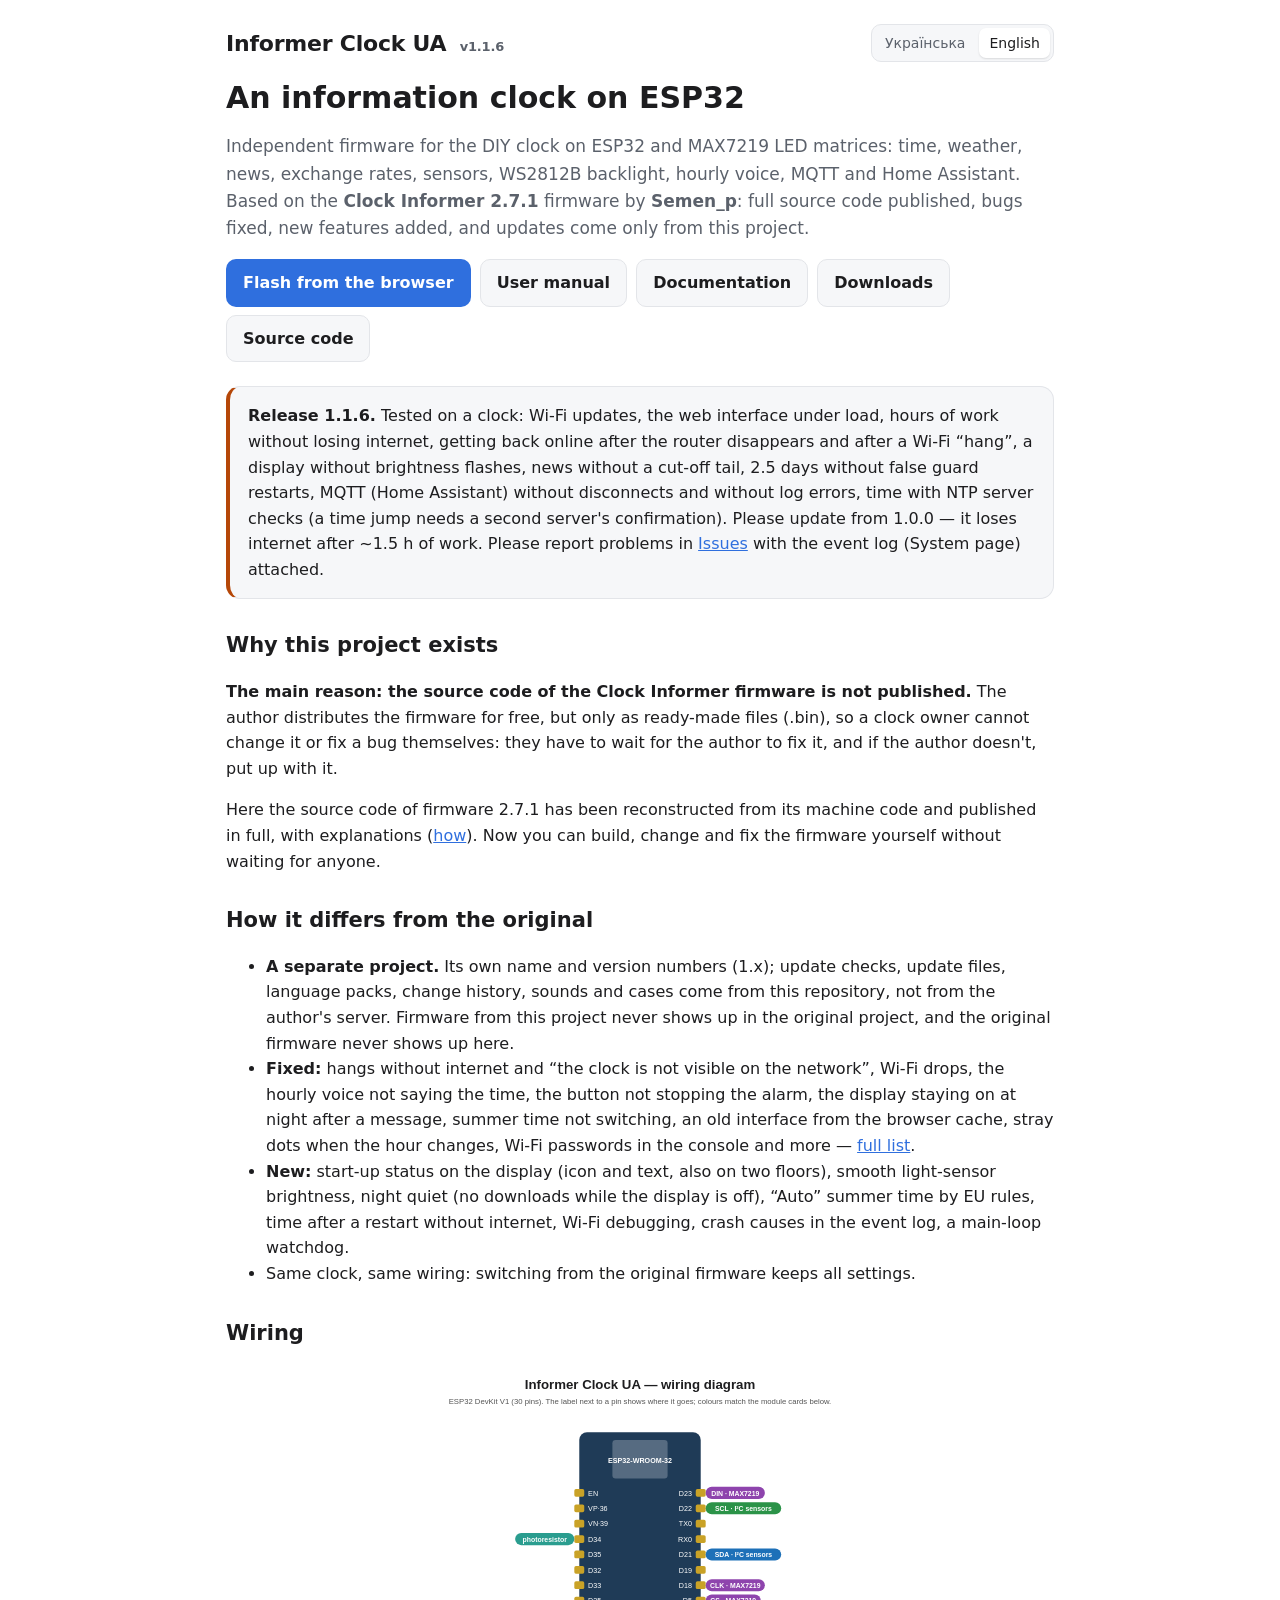
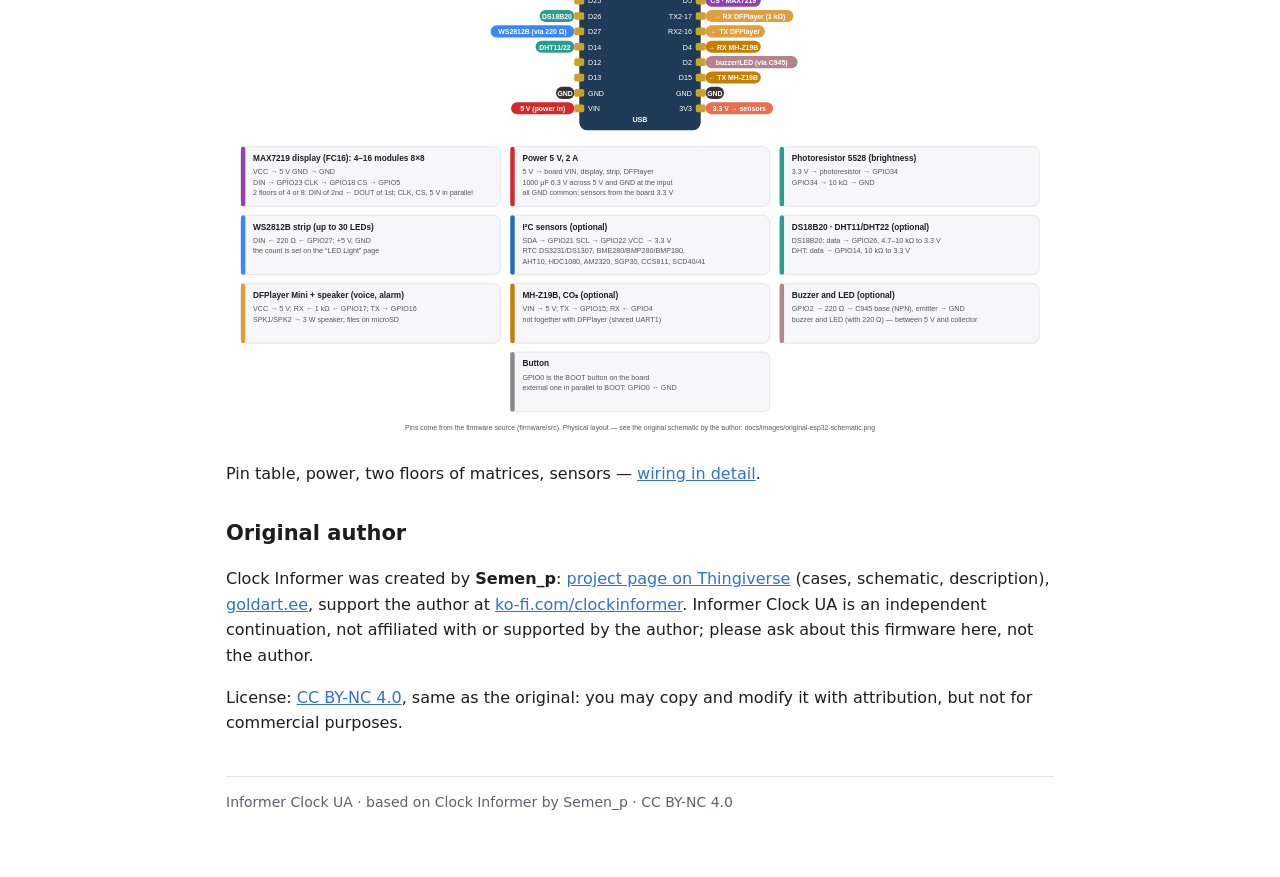
<file: docs/index.html>
<!doctype html>
<html lang="uk">
<head>
<meta charset="utf-8">
<meta name="viewport" content="width=device-width, initial-scale=1">
<title>Informer Clock UA</title>
<meta name="description" content="Informer Clock UA — незалежна прошивка з повним вихідним кодом для годинника-інформера на ESP32 і MAX7219 / independent firmware with full source code for the ESP32 + MAX7219 information clock">
<link rel="stylesheet" href="assets/site.css">
</head>
<body>
<main>
<header class="top">
  <div class="brand">Informer Clock UA <small>v<span id="ver">…</span></small></div>
  <div class="lang"><button data-set="uk">Українська</button><button data-set="en">English</button></div>
</header>

<!-- ============================== УКРАЇНСЬКА ============================== -->
<div data-l="uk">
<h1>Годинник-інформер на ESP32</h1>
<p class="lead">Незалежна прошивка для саморобного годинника на ESP32 і світлодіодних матрицях MAX7219: час, погода, новини, курси валют, датчики, підсвітка WS2812B, голос щогодини, MQTT і Home Assistant. Заснована на прошивці <b>Clock Informer 2.7.1</b> автора <b>Semen_p</b>: вихідний код опубліковано повністю, помилки виправлено, додано нові функції, оновлення приходять лише з цього проєкту.</p>

<p><a class="btn" href="flasher/">Прошити з браузера</a> <a class="btn secondary" href="manual/">Інструкція користувача</a> <a class="btn secondary" href="https://github.com/roman885-85/informer-clock-ua/blob/main/docs/uk/README.md">Документація</a> <a class="btn secondary" href="https://github.com/roman885-85/informer-clock-ua/releases">Завантаження</a> <a class="btn secondary" href="https://github.com/roman885-85/informer-clock-ua">Вихідний код</a></p>

<div class="card note"><b>Випуск 1.1.6.</b> Перевірено на годиннику: оновлення по Wi-Fi, веб-інтерфейс під навантаженням, години роботи без втрати інтернету, повернення до мережі після зникнення роутера й після «зависання» Wi-Fi, табло без спалахів яскравості, новини без обірваного хвоста, 2,5 доби без хибних перезапусків сторожем, MQTT (Home Assistant) без розривів і без помилок у журналі, час із перевіркою серверів NTP (стрибок часу підтверджує другий сервер). З 1.0.0 варто оновитися — через ~1,5 год роботи вона губить інтернет. Про помилки пишіть у <a href="https://github.com/roman885-85/informer-clock-ua/issues">Issues</a>, додавши журнал подій (сторінка System).</div>

<h2>Навіщо цей проєкт</h2>
<p><b>Головна причина — вихідний код прошивки Clock Informer не опублікований.</b> Автор поширює прошивку безкоштовно, але лише готовими файлами (.bin), тож власник годинника не може сам змінити її чи виправити помилку: доводиться чекати, поки її виправить автор, а якщо автор її не виправляє — миритися з нею.</p>
<p>Тут вихідний код прошивки 2.7.1 відтворено з її машинного коду й опубліковано повністю, з поясненнями (<a href="https://github.com/roman885-85/informer-clock-ua/blob/main/docs/uk/architecture.md#звідки-код">як саме</a>). Тепер прошивку можна самому зібрати, змінити й виправити, не чекаючи нікого.</p>

<h2>Чим відрізняється від оригіналу</h2>
<ul>
  <li><b>Окремий проєкт.</b> Власна назва й нумерація версій (1.x); перевірка оновлень, файли оновлення, мовні пакети, історія змін, звуки й корпуси — з цього репозиторію, а не з сервера автора. Прошивки цього проєкту не з'являються в оригінальному проєкті, а оригінальні — тут.</li>
  <li><b>Виправлено:</b> зависання без інтернету й «годинник не видно в мережі», обриви Wi-Fi, голос щогодини, що не називав час, кнопку, що не вимикала будильник, табло, що світило вночі після повідомлення, літній час, що не перемикався, старий інтерфейс із кешу браузера, зайві точки при зміні години, паролі Wi-Fi у консолі та інше — <a href="https://github.com/roman885-85/informer-clock-ua/blob/main/docs/uk/architecture.md">повний перелік</a>.</li>
  <li><b>Нове:</b> стан запуску на табло (значок і напис, і на двох поверхах), плавна яскравість за датчиком світла, нічна тиша (без завантажень, поки табло погашене), літній час «Авто» за правилами ЄС, час після перезапуску без інтернету, налагодження по Wi-Fi, запис причин аварій у журнал, сторож головного циклу.</li>
  <li>Той самий годинник і та сама схема: перехід із прошивки автора зберігає всі налаштування.</li>
</ul>

<h2>Підключення</h2>
<p><img src="images/wiring-esp32-uk.svg" alt="Схема підключення до ESP32"></p>
<p>Таблиця виводів, живлення, два поверхи матриць, датчики — <a href="https://github.com/roman885-85/informer-clock-ua/blob/main/docs/uk/wiring.md">докладно про підключення</a>.</p>

<h2>Автор оригіналу</h2>
<p>Годинник Clock Informer створив <b>Semen_p</b>: <a href="https://www.thingiverse.com/thing:3924947">сторінка проєкту на Thingiverse</a> (корпуси, схема, опис), <a href="https://www.goldart.ee/">goldart.ee</a>, підтримати автора — <a href="https://ko-fi.com/clockinformer">ko-fi.com/clockinformer</a>. Informer Clock UA — незалежне продовження, не пов'язане з автором і не підтримуване ним; з питаннями щодо цієї прошивки звертайтеся сюди, а не до автора.</p>
<p>Ліцензія — <a href="https://creativecommons.org/licenses/by-nc/4.0/deed.uk">CC BY-NC 4.0</a>, як в оригіналу: можна копіювати й змінювати із зазначенням автора, але не з комерційною метою.</p>
</div>

<!-- ============================== ENGLISH ============================== -->
<div data-l="en">
<h1>An information clock on ESP32</h1>
<p class="lead">Independent firmware for the DIY clock on ESP32 and MAX7219 LED matrices: time, weather, news, exchange rates, sensors, WS2812B backlight, hourly voice, MQTT and Home Assistant. Based on the <b>Clock Informer 2.7.1</b> firmware by <b>Semen_p</b>: full source code published, bugs fixed, new features added, and updates come only from this project.</p>

<p><a class="btn" href="flasher/">Flash from the browser</a> <a class="btn secondary" href="manual/">User manual</a> <a class="btn secondary" href="https://github.com/roman885-85/informer-clock-ua/blob/main/docs/en/README.md">Documentation</a> <a class="btn secondary" href="https://github.com/roman885-85/informer-clock-ua/releases">Downloads</a> <a class="btn secondary" href="https://github.com/roman885-85/informer-clock-ua">Source code</a></p>

<div class="card note"><b>Release 1.1.6.</b> Tested on a clock: Wi-Fi updates, the web interface under load, hours of work without losing internet, getting back online after the router disappears and after a Wi-Fi “hang”, a display without brightness flashes, news without a cut-off tail, 2.5 days without false guard restarts, MQTT (Home Assistant) without disconnects and without log errors, time with NTP server checks (a time jump needs a second server's confirmation). Please update from 1.0.0 — it loses internet after ~1.5 h of work. Please report problems in <a href="https://github.com/roman885-85/informer-clock-ua/issues">Issues</a> with the event log (System page) attached.</div>

<h2>Why this project exists</h2>
<p><b>The main reason: the source code of the Clock Informer firmware is not published.</b> The author distributes the firmware for free, but only as ready-made files (.bin), so a clock owner cannot change it or fix a bug themselves: they have to wait for the author to fix it, and if the author doesn't, put up with it.</p>
<p>Here the source code of firmware 2.7.1 has been reconstructed from its machine code and published in full, with explanations (<a href="https://github.com/roman885-85/informer-clock-ua/blob/main/docs/en/architecture.md#where-the-code-comes-from">how</a>). Now you can build, change and fix the firmware yourself without waiting for anyone.</p>

<h2>How it differs from the original</h2>
<ul>
  <li><b>A separate project.</b> Its own name and version numbers (1.x); update checks, update files, language packs, change history, sounds and cases come from this repository, not from the author's server. Firmware from this project never shows up in the original project, and the original firmware never shows up here.</li>
  <li><b>Fixed:</b> hangs without internet and “the clock is not visible on the network”, Wi-Fi drops, the hourly voice not saying the time, the button not stopping the alarm, the display staying on at night after a message, summer time not switching, an old interface from the browser cache, stray dots when the hour changes, Wi-Fi passwords in the console and more — <a href="https://github.com/roman885-85/informer-clock-ua/blob/main/docs/en/architecture.md">full list</a>.</li>
  <li><b>New:</b> start-up status on the display (icon and text, also on two floors), smooth light-sensor brightness, night quiet (no downloads while the display is off), “Auto” summer time by EU rules, time after a restart without internet, Wi-Fi debugging, crash causes in the event log, a main-loop watchdog.</li>
  <li>Same clock, same wiring: switching from the original firmware keeps all settings.</li>
</ul>

<h2>Wiring</h2>
<p><img src="images/wiring-esp32-en.svg" alt="ESP32 wiring diagram"></p>
<p>Pin table, power, two floors of matrices, sensors — <a href="https://github.com/roman885-85/informer-clock-ua/blob/main/docs/en/wiring.md">wiring in detail</a>.</p>

<h2>Original author</h2>
<p>Clock Informer was created by <b>Semen_p</b>: <a href="https://www.thingiverse.com/thing:3924947">project page on Thingiverse</a> (cases, schematic, description), <a href="https://www.goldart.ee/">goldart.ee</a>, support the author at <a href="https://ko-fi.com/clockinformer">ko-fi.com/clockinformer</a>. Informer Clock UA is an independent continuation, not affiliated with or supported by the author; please ask about this firmware here, not the author.</p>
<p>License: <a href="https://creativecommons.org/licenses/by-nc/4.0/">CC BY-NC 4.0</a>, same as the original: you may copy and modify it with attribution, but not for commercial purposes.</p>
</div>

<footer>
  <span data-l="uk">Informer Clock UA · на основі Clock Informer автора Semen_p · CC BY-NC 4.0</span>
  <span data-l="en">Informer Clock UA · based on Clock Informer by Semen_p · CC BY-NC 4.0</span>
</footer>
</main>
<script src="assets/lang.js"></script>
<script>
fetch('flasher/manifest.json').then(function (r) { return r.json(); }).then(function (m) { document.getElementById('ver').textContent = m.version; }).catch(function () {});
</script>
</body>
</html>
</file>
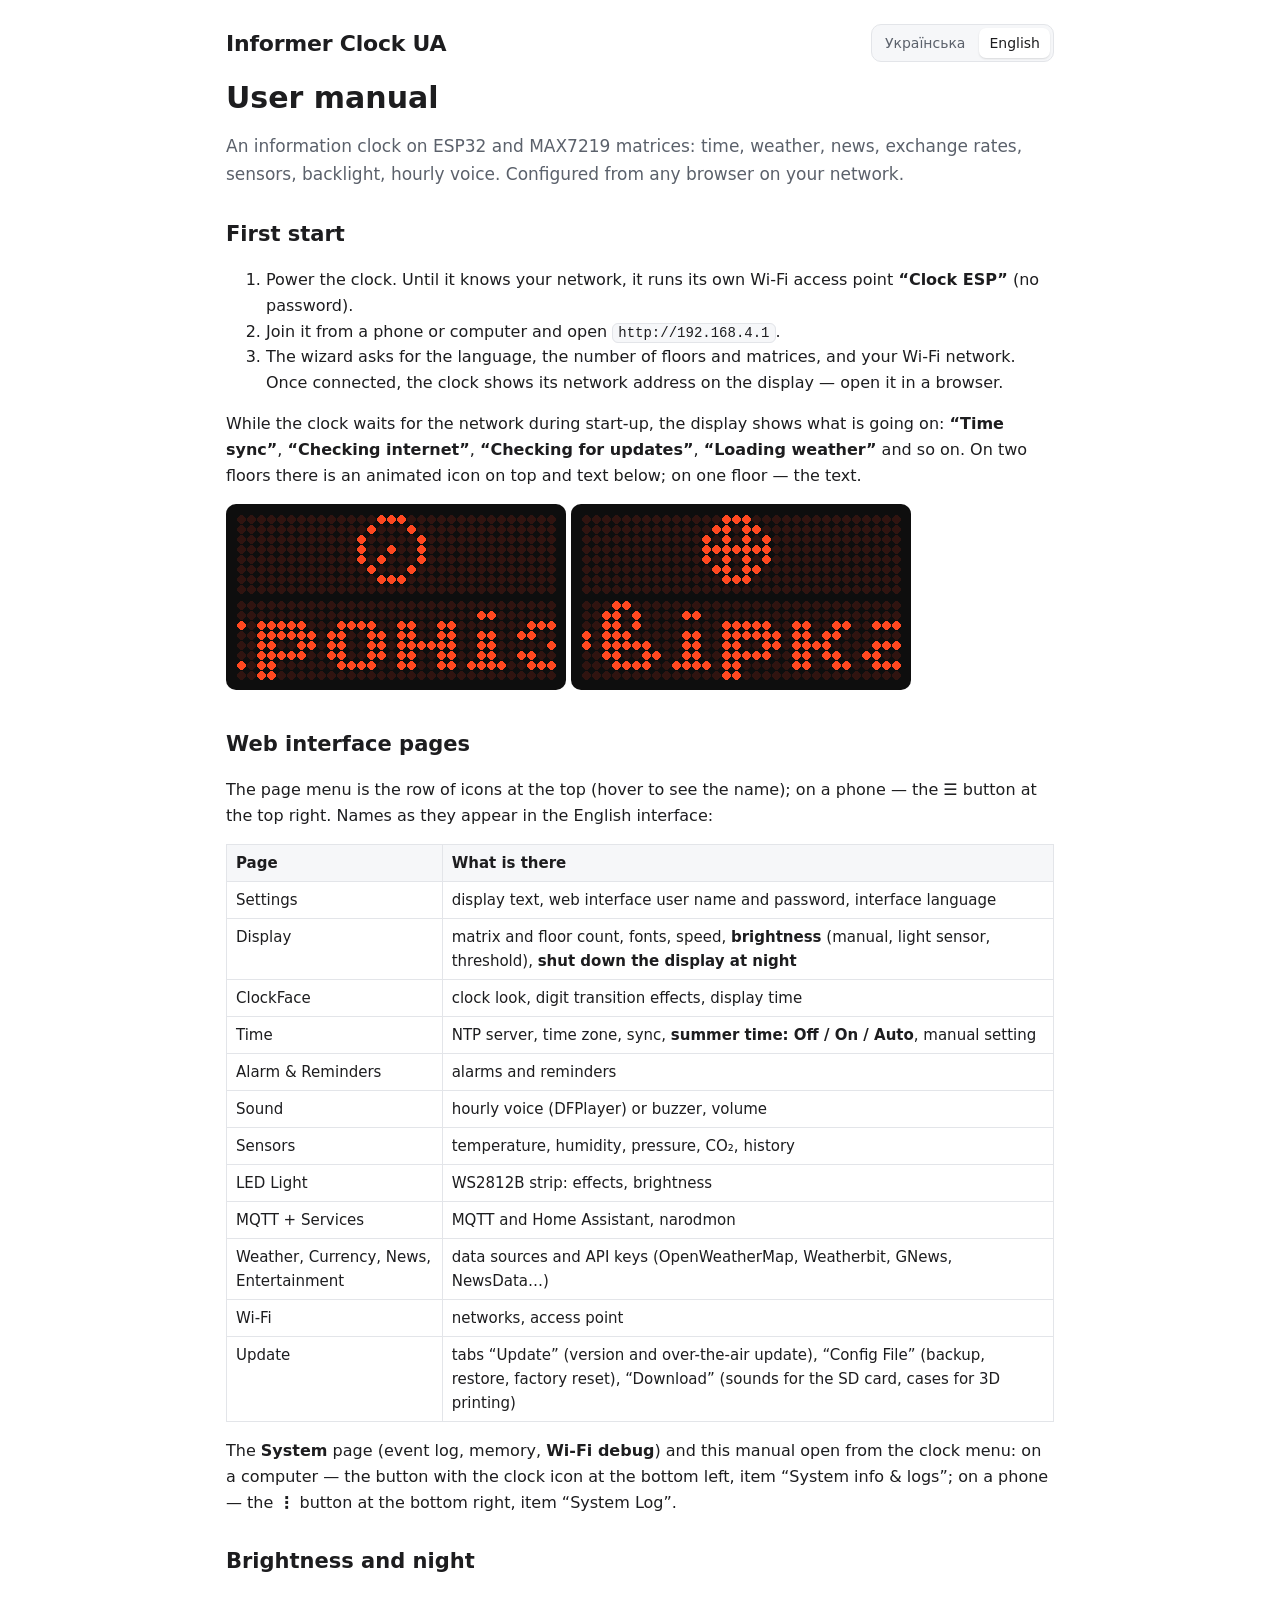
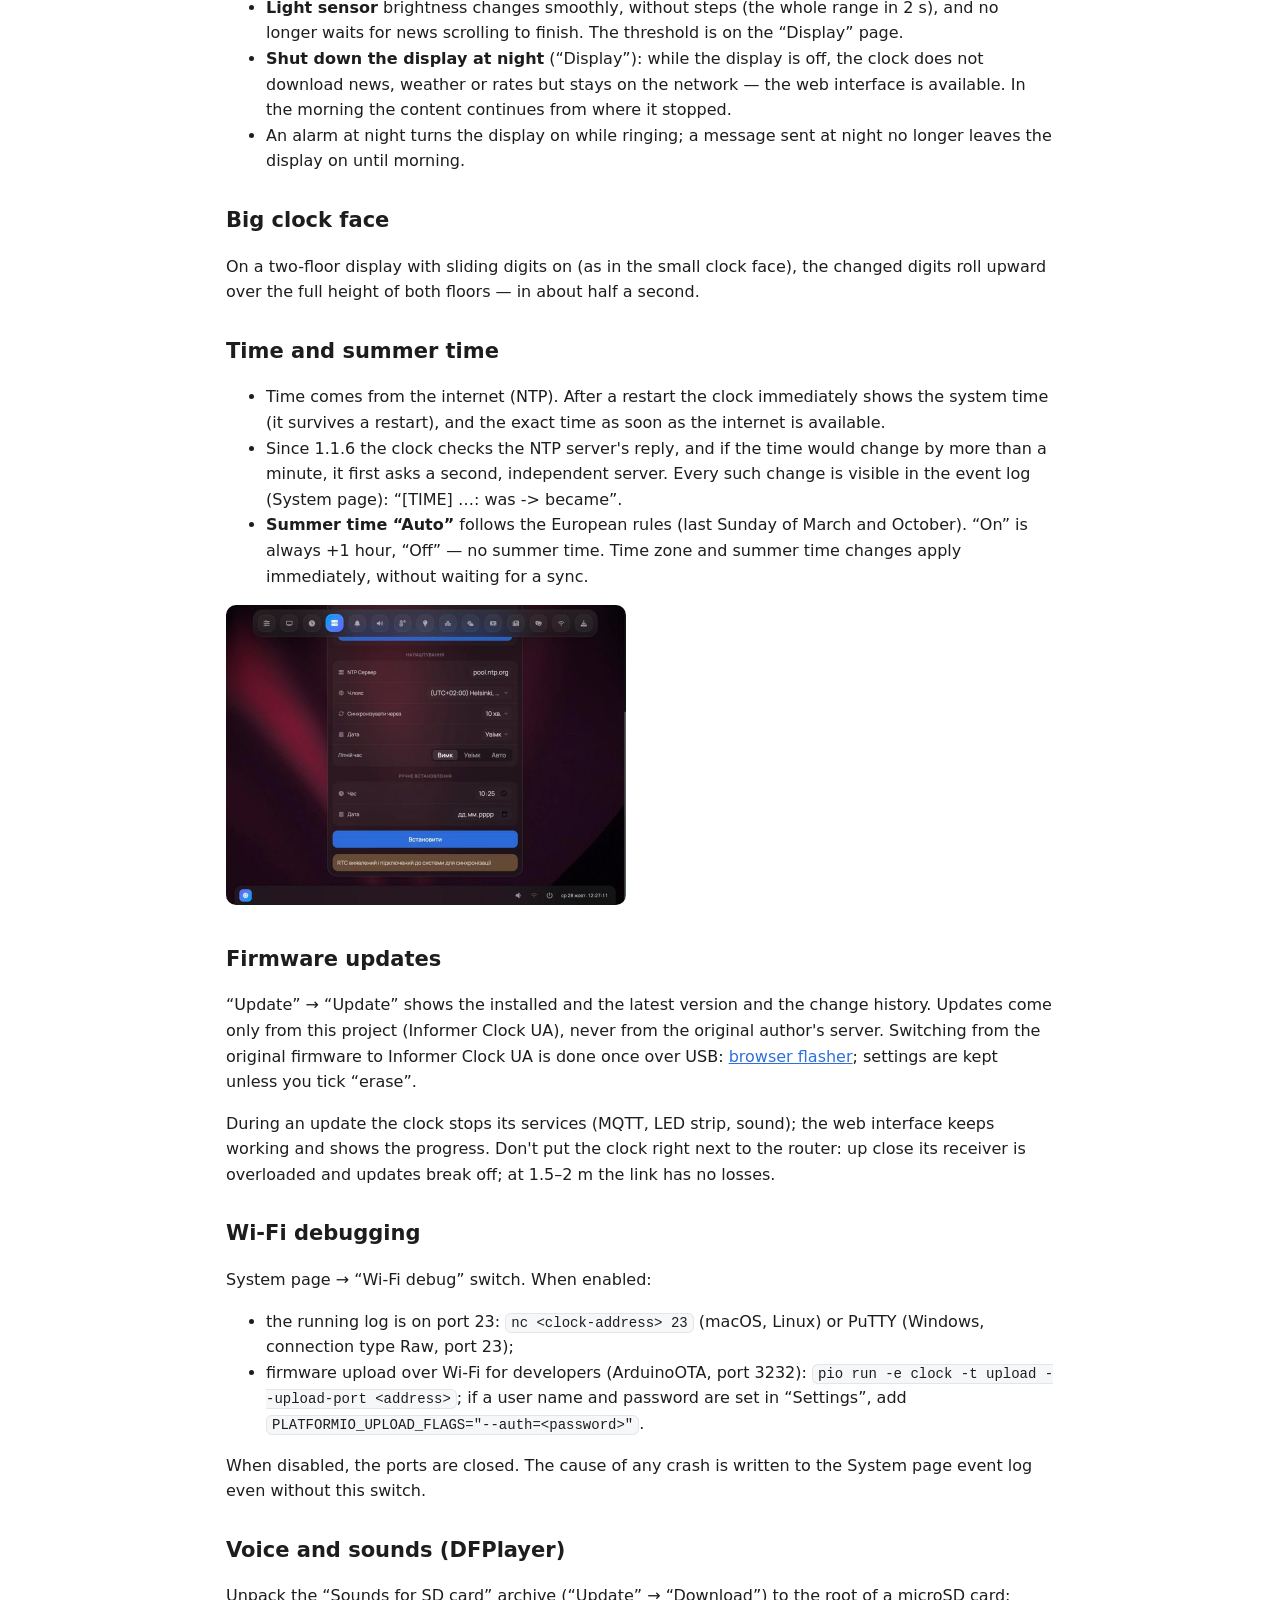
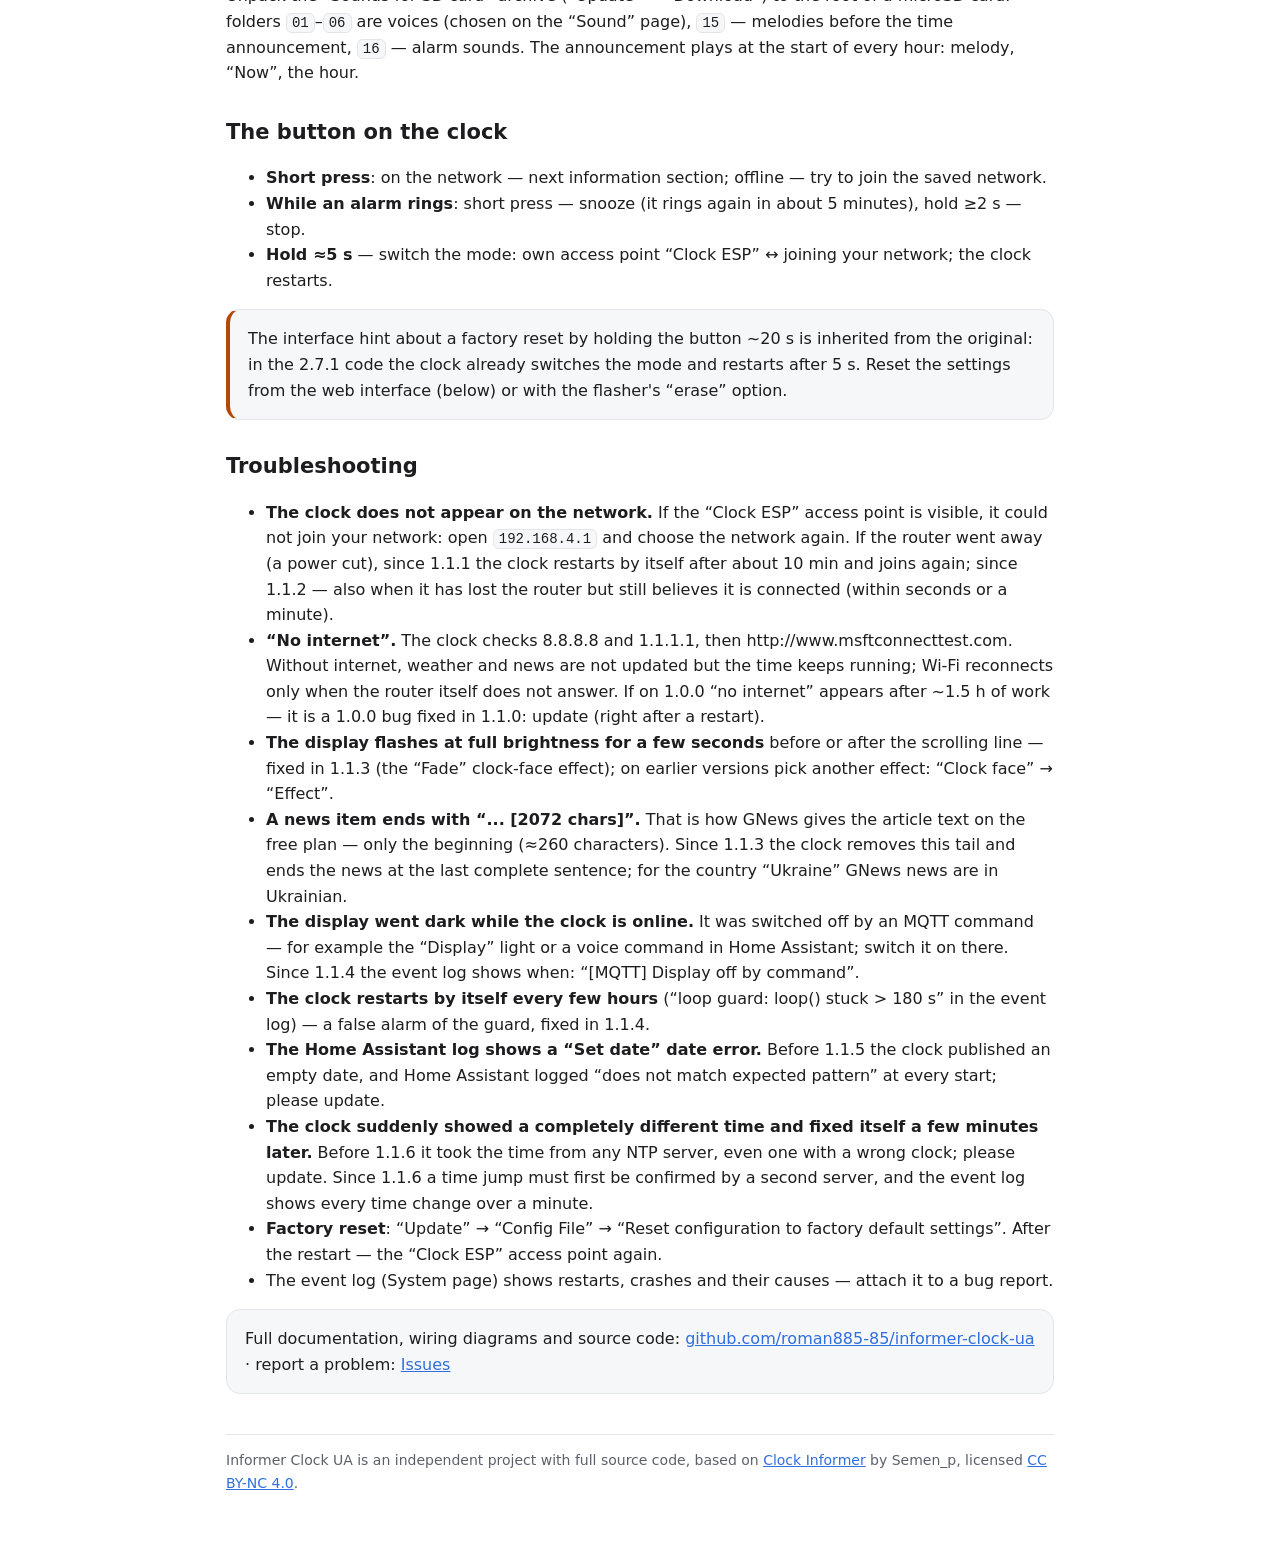
<file: docs/manual/index.html>
<!doctype html>
<html lang="uk">
<head>
<meta charset="utf-8">
<meta name="viewport" content="width=device-width, initial-scale=1">
<title>Інструкція · Informer Clock UA</title>
<link rel="stylesheet" href="../assets/site.css">
</head>
<body>
<main>
<header class="top">
  <div class="brand">Informer Clock UA</div>
  <div class="lang"><button data-set="uk">Українська</button><button data-set="en">English</button></div>
</header>

<!-- ============================== УКРАЇНСЬКА ============================== -->
<div data-l="uk">
<h1>Інструкція користувача</h1>
<p class="lead">Годинник-інформер на ESP32 і матрицях MAX7219: час, погода, новини, курси, датчики, підсвітка, голос щогодини. Налаштовується з будь-якого браузера у вашій мережі.</p>

<h2>Перший запуск</h2>
<ol>
  <li>Увімкніть годинник. Поки він не знає вашої мережі, він працює власною точкою Wi-Fi <b>«Clock ESP»</b> (без пароля).</li>
  <li>Під'єднайтеся до неї з телефона чи комп'ютера й відкрийте <code>http://192.168.4.1</code>.</li>
  <li>Майстер запитає мову, кількість поверхів і матриць та вашу мережу Wi-Fi. Під'єднавшись, годинник показує на табло свою адресу в мережі — відкривайте її в браузері.</li>
</ol>
<p>Поки годинник під час запуску чекає мережу, табло показує, що відбувається: <b>«Синхронізація часу»</b>, <b>«Перевірка інтернету»</b>, <b>«Перевірка оновлень»</b>, <b>«Завантаження погоди»</b> тощо. На двох поверхах зверху — значок із рухом, знизу — напис; на одному — напис.</p>
<p><img src="../images/status_1.gif" width="340" height="186" alt="Табло під час запуску: значок годинника й напис «Синхронізація часу»"> <img src="../images/status_2.gif" width="340" height="186" alt="Табло під час запуску: глобус і напис «Перевірка інтернету»"></p>

<h2>Сторінки веб-інтерфейсу</h2>
<p>Меню сторінок — рядок значків угорі (наведіть курсор — з'явиться назва); на телефоні — кнопка ☰ угорі праворуч. Назви — як в інтерфейсі українською:</p>
<table>
<tr><th>Сторінка</th><th>Що там</th></tr>
<tr><td>Налаштування</td><td>текст для табло, ім'я й пароль доступу до веб-інтерфейсу, мова інтерфейсу</td></tr>
<tr><td>Дисплей</td><td>кількість матриць і поверхів, шрифти, швидкість, <b>яскравість</b> (ручна, за датчиком світла, поріг), <b>відключення дисплея на ніч</b></td></tr>
<tr><td>Циферблат</td><td>вигляд годинника, ефекти зміни цифр, час показу</td></tr>
<tr><td>Час</td><td>сервер NTP, часовий пояс, синхронізація, <b>літній час: Вимк / Увімк / Авто</b>, ручне встановлення</td></tr>
<tr><td>Будильник і нагадування</td><td>будильники й нагадування</td></tr>
<tr><td>Звук</td><td>голос щогодини (DFPlayer) або зумер, гучність</td></tr>
<tr><td>Датчики</td><td>температура, вологість, тиск, CO₂, історія</td></tr>
<tr><td>LED підсвічування</td><td>стрічка WS2812B: ефекти, яскравість</td></tr>
<tr><td>MQTT + Сервіси</td><td>MQTT і Home Assistant, narodmon</td></tr>
<tr><td>Погода, Валюта, Новини, Розваги</td><td>джерела даних і ключі доступу (OpenWeatherMap, Weatherbit, GNews, NewsData…)</td></tr>
<tr><td>Wi-Fi</td><td>мережі, точка доступу</td></tr>
<tr><td>Оновлення</td><td>вкладки «Оновити» (версія й оновлення по мережі), «Файл конфігурації» (збереження, відновлення, скидання налаштувань), «Завантажити» (звуки для SD-карти, корпуси для 3D-друку)</td></tr>
</table>
<p>Сторінка <b>System</b> (журнал подій, пам'ять, <b>налагодження по Wi-Fi</b>) і ця інструкція відкриваються з меню годинника: на комп'ютері — кнопка зі значком годинника внизу ліворуч, пункт «System info &amp; logs»; на телефоні — кнопка <b>⋮</b> внизу праворуч, пункт «System Log».</p>

<h2>Яскравість і ніч</h2>
<ul>
  <li><b>За датчиком світла</b> яскравість змінюється плавно, без сходинок (увесь діапазон — за 2 с), і не чекає кінця прокрутки новин. Поріг — на сторінці «Дисплей».</li>
  <li><b>Відключення дисплея на ніч</b> («Дисплей»): поки табло погашене, годинник не завантажує новини, погоду й курси, але лишається в мережі — веб-інтерфейс доступний. Уранці показ продовжується з того місця, де зупинився.</li>
  <li>Будильник уночі вмикає табло на час дзвінка; повідомлення, надіслане вночі, більше не лишає табло ввімкненим до ранку.</li>
</ul>

<h2>Великий циферблат</h2>
<p>На двоповерховому табло з увімкненим зсувом цифр (як у малому циферблаті) цифри, що змінились, перелистуються вгору на всю висоту обох поверхів — приблизно за пів секунди.</p>

<h2>Час і літній час</h2>
<ul>
  <li>Час береться з інтернету (NTP). Після перезапуску годинник одразу показує системний час (він переживає перезапуск), а точний — щойно з'явиться інтернет.</li>
  <li>З 1.1.6 годинник перевіряє відповідь сервера NTP, а якщо час мав би змінитися більш ніж на хвилину — спершу питає другий, незалежний сервер. Кожна така зміна видна в журналі подій (сторінка System): «[TIME] …: було -&gt; стало».</li>
  <li><b>Літній час «Авто»</b> — перехід за правилами Європи (остання неділя березня й жовтня). «Увімк» — завжди +1 година, «Вимк» — без літнього часу. Зміна пояса чи літнього часу діє одразу, без чекання синхронізації.</li>
</ul>
<p><img src="../images/webui-time-dst.jpg" width="400" alt="Сторінка «Час»: перемикач «Літній час» — Вимк, Увімк, Авто"></p>

<h2>Оновлення прошивки</h2>
<p>«Оновлення» → «Оновити» показує встановлену й найновішу версію та історію змін. Оновлення приходять лише з цього проєкту (Informer Clock UA), а не з сервера автора оригіналу. Перейти на Informer Clock UA з прошивки автора — один раз через USB: <a href="../flasher/">прошивальник у браузері</a>; налаштування при цьому зберігаються, якщо не ставити позначку «стерти».</p>
<p>Під час оновлення годинник зупиняє свої служби (MQTT, стрічку, звук), веб-інтерфейс працює й показує відсоток. Не ставте годинник упритул до роутера: поруч його приймач перевантажений і оновлення обривається; на відстані 1,5–2 м зв'язок без втрат.</p>

<h2>Налагодження по Wi-Fi</h2>
<p>Сторінка System → перемикач «Налагодження по Wi-Fi». Коли ввімкнено:</p>
<ul>
  <li>журнал роботи — на порту 23: <code>nc &lt;адреса-годинника&gt; 23</code> (macOS, Linux) або PuTTY (Windows, тип з'єднання Raw, порт 23);</li>
  <li>прошивка по Wi-Fi для розробників (ArduinoOTA, порт 3232): <code>pio run -e clock -t upload --upload-port &lt;адреса&gt;</code>; якщо в «Налаштуваннях» задано ім'я й пароль — додайте <code>PLATFORMIO_UPLOAD_FLAGS="--auth=&lt;пароль&gt;"</code>.</li>
</ul>
<p>Вимкнено — порти закриті. Причина будь-якої аварії записується в журнал подій сторінки System і без цього перемикача.</p>

<h2>Голос і звуки (DFPlayer)</h2>
<p>Розпакуйте архів «Звуки для SD-карти» («Оновлення» → «Завантажити») у корінь microSD-картки: папки <code>01</code>–<code>06</code> — голоси (вибираються на сторінці «Звук»), <code>15</code> — мелодії перед оголошенням часу, <code>16</code> — звуки будильника. Оголошення звучить на початку кожної години: мелодія, «Зараз», година.</p>

<h2>Кнопка на годиннику</h2>
<ul>
  <li><b>Коротке натискання</b>: у мережі — наступний розділ інформації; без мережі — спроба під'єднатися до збереженої мережі.</li>
  <li><b>Під час дзвінка будильника</b>: коротке натискання — відкласти (дзвінок повториться приблизно за 5 хв), утримання ≥2 с — вимкнути.</li>
  <li><b>Утримання ≈5 с</b> — перемкнути режим: власна точка доступу «Clock ESP» ↔ під'єднання до вашої мережі; годинник перезапуститься.</li>
</ul>
<p class="card note">Підказка в інтерфейсі про скидання кнопкою за ~20 с успадкована від оригіналу: за кодом 2.7.1 годинник уже через 5 с перемикає режим і перезапускається. Скидайте налаштування з веб-інтерфейсу (нижче) або прошивальником з позначкою «стерти».</p>

<h2>Якщо щось не так</h2>
<ul>
  <li><b>Годинник не з'являється в мережі.</b> Видно точку «Clock ESP» — значить, він не під'єднався до вашої мережі: зайдіть на <code>192.168.4.1</code> і виберіть мережу знову. Якщо зник роутер (вимикали світло), годинник з версії 1.1.1 сам перезапускається приблизно через 10 хв і під'єднується знову; з 1.1.2 — так само, якщо він утратив роутер, але вважає себе підключеним (за секунди чи хвилину).</li>
  <li><b>«Нема інтернету».</b> Годинник перевіряє зв'язок із 8.8.8.8 і 1.1.1.1, далі — http://www.msftconnecttest.com. Без інтернету погода й новини не оновлюються, але час іде; Wi-Fi перепідключається, лише коли не відповідає сам роутер. Якщо в 1.0.0 «нема інтернету» з'являється через ~1,5 год роботи — це помилка 1.0.0, виправлена в 1.1.0: оновіться (одразу після перезапуску).</li>
  <li><b>Табло на кілька секунд спалахує на повну яскравість</b> перед бігучим рядком чи після нього — виправлено у 1.1.3 (ефект циферблата «Фэйд»); у попередніх версіях виберіть інший ефект: «Циферблат» → «Ефект».</li>
  <li><b>Новина обривається на «... [2072 chars]».</b> Так GNews на безкоштовному тарифі віддає текст статті — лише початок (≈260 знаків). З 1.1.3 годинник прибирає цей хвіст і закінчує новину на останньому повному реченні; для країни «Україна» новини GNews — українською.</li>
  <li><b>Табло погасло, а годинник у мережі.</b> Табло вимкнено командою MQTT — наприклад, світлом «Display» чи голосовою командою в Home Assistant; увімкніть там само. З 1.1.4 у журналі подій видно, коли саме: «[MQTT] Display off by command».</li>
  <li><b>Годинник сам перезапускається раз на кілька годин</b> («loop guard: loop() stuck &gt; 180 s» у журналі подій) — хибна тривога сторожа, виправлено в 1.1.4.</li>
  <li><b>У журналі Home Assistant — помилка дати «Set date».</b> До 1.1.5 годинник публікував дату порожньою, і Home Assistant при кожному запуску писав «does not match expected pattern»; оновіться.</li>
  <li><b>Годинник раптом показав зовсім інший час і за кілька хвилин виправився сам.</b> До 1.1.6 він брав час від будь-якого сервера NTP, навіть із хибним годинником; оновіться. З 1.1.6 стрибок часу спершу підтверджує другий сервер, а журнал подій показує кожну зміну часу понад хвилину.</li>
  <li><b>Скидання налаштувань</b>: «Оновлення» → «Файл конфігурації» → «Повернення до заводських установок». Після перезапуску — знову точка «Clock ESP».</li>
  <li>Журнал подій (сторінка System) показує перезапуски, аварії та їх причини — додайте його до повідомлення про помилку.</li>
</ul>
<div class="card">Повна документація, схеми підключення й вихідний код: <a href="https://github.com/roman885-85/informer-clock-ua">github.com/roman885-85/informer-clock-ua</a> · повідомити про помилку: <a href="https://github.com/roman885-85/informer-clock-ua/issues">Issues</a></div>
</div>

<!-- ============================== ENGLISH ============================== -->
<div data-l="en">
<h1>User manual</h1>
<p class="lead">An information clock on ESP32 and MAX7219 matrices: time, weather, news, exchange rates, sensors, backlight, hourly voice. Configured from any browser on your network.</p>

<h2>First start</h2>
<ol>
  <li>Power the clock. Until it knows your network, it runs its own Wi-Fi access point <b>“Clock ESP”</b> (no password).</li>
  <li>Join it from a phone or computer and open <code>http://192.168.4.1</code>.</li>
  <li>The wizard asks for the language, the number of floors and matrices, and your Wi-Fi network. Once connected, the clock shows its network address on the display — open it in a browser.</li>
</ol>
<p>While the clock waits for the network during start-up, the display shows what is going on: <b>“Time sync”</b>, <b>“Checking internet”</b>, <b>“Checking for updates”</b>, <b>“Loading weather”</b> and so on. On two floors there is an animated icon on top and text below; on one floor — the text.</p>
<p><img src="../images/status_1.gif" width="340" height="186" alt="Display during start-up: clock icon and the text “Time sync” (in Ukrainian)"> <img src="../images/status_2.gif" width="340" height="186" alt="Display during start-up: globe and the text “Checking internet” (in Ukrainian)"></p>

<h2>Web interface pages</h2>
<p>The page menu is the row of icons at the top (hover to see the name); on a phone — the ☰ button at the top right. Names as they appear in the English interface:</p>
<table>
<tr><th>Page</th><th>What is there</th></tr>
<tr><td>Settings</td><td>display text, web interface user name and password, interface language</td></tr>
<tr><td>Display</td><td>matrix and floor count, fonts, speed, <b>brightness</b> (manual, light sensor, threshold), <b>shut down the display at night</b></td></tr>
<tr><td>ClockFace</td><td>clock look, digit transition effects, display time</td></tr>
<tr><td>Time</td><td>NTP server, time zone, sync, <b>summer time: Off / On / Auto</b>, manual setting</td></tr>
<tr><td>Alarm &amp; Reminders</td><td>alarms and reminders</td></tr>
<tr><td>Sound</td><td>hourly voice (DFPlayer) or buzzer, volume</td></tr>
<tr><td>Sensors</td><td>temperature, humidity, pressure, CO₂, history</td></tr>
<tr><td>LED Light</td><td>WS2812B strip: effects, brightness</td></tr>
<tr><td>MQTT + Services</td><td>MQTT and Home Assistant, narodmon</td></tr>
<tr><td>Weather, Currency, News, Entertainment</td><td>data sources and API keys (OpenWeatherMap, Weatherbit, GNews, NewsData…)</td></tr>
<tr><td>Wi-Fi</td><td>networks, access point</td></tr>
<tr><td>Update</td><td>tabs “Update” (version and over-the-air update), “Config File” (backup, restore, factory reset), “Download” (sounds for the SD card, cases for 3D printing)</td></tr>
</table>
<p>The <b>System</b> page (event log, memory, <b>Wi-Fi debug</b>) and this manual open from the clock menu: on a computer — the button with the clock icon at the bottom left, item “System info &amp; logs”; on a phone — the <b>⋮</b> button at the bottom right, item “System Log”.</p>

<h2>Brightness and night</h2>
<ul>
  <li><b>Light sensor</b> brightness changes smoothly, without steps (the whole range in 2 s), and no longer waits for news scrolling to finish. The threshold is on the “Display” page.</li>
  <li><b>Shut down the display at night</b> (“Display”): while the display is off, the clock does not download news, weather or rates but stays on the network — the web interface is available. In the morning the content continues from where it stopped.</li>
  <li>An alarm at night turns the display on while ringing; a message sent at night no longer leaves the display on until morning.</li>
</ul>

<h2>Big clock face</h2>
<p>On a two-floor display with sliding digits on (as in the small clock face), the changed digits roll upward over the full height of both floors — in about half a second.</p>

<h2>Time and summer time</h2>
<ul>
  <li>Time comes from the internet (NTP). After a restart the clock immediately shows the system time (it survives a restart), and the exact time as soon as the internet is available.</li>
  <li>Since 1.1.6 the clock checks the NTP server's reply, and if the time would change by more than a minute, it first asks a second, independent server. Every such change is visible in the event log (System page): “[TIME] …: was -&gt; became”.</li>
  <li><b>Summer time “Auto”</b> follows the European rules (last Sunday of March and October). “On” is always +1 hour, “Off” — no summer time. Time zone and summer time changes apply immediately, without waiting for a sync.</li>
</ul>
<p><img src="../images/webui-time-dst.jpg" width="400" alt="“Time” page: the “Summer time” switch — Off, On, Auto (Ukrainian interface)"></p>

<h2>Firmware updates</h2>
<p>“Update” → “Update” shows the installed and the latest version and the change history. Updates come only from this project (Informer Clock UA), never from the original author's server. Switching from the original firmware to Informer Clock UA is done once over USB: <a href="../flasher/">browser flasher</a>; settings are kept unless you tick “erase”.</p>
<p>During an update the clock stops its services (MQTT, LED strip, sound); the web interface keeps working and shows the progress. Don't put the clock right next to the router: up close its receiver is overloaded and updates break off; at 1.5–2 m the link has no losses.</p>

<h2>Wi-Fi debugging</h2>
<p>System page → “Wi-Fi debug” switch. When enabled:</p>
<ul>
  <li>the running log is on port 23: <code>nc &lt;clock-address&gt; 23</code> (macOS, Linux) or PuTTY (Windows, connection type Raw, port 23);</li>
  <li>firmware upload over Wi-Fi for developers (ArduinoOTA, port 3232): <code>pio run -e clock -t upload --upload-port &lt;address&gt;</code>; if a user name and password are set in “Settings”, add <code>PLATFORMIO_UPLOAD_FLAGS="--auth=&lt;password&gt;"</code>.</li>
</ul>
<p>When disabled, the ports are closed. The cause of any crash is written to the System page event log even without this switch.</p>

<h2>Voice and sounds (DFPlayer)</h2>
<p>Unpack the “Sounds for SD card” archive (“Update” → “Download”) to the root of a microSD card: folders <code>01</code>–<code>06</code> are voices (chosen on the “Sound” page), <code>15</code> — melodies before the time announcement, <code>16</code> — alarm sounds. The announcement plays at the start of every hour: melody, “Now”, the hour.</p>

<h2>The button on the clock</h2>
<ul>
  <li><b>Short press</b>: on the network — next information section; offline — try to join the saved network.</li>
  <li><b>While an alarm rings</b>: short press — snooze (it rings again in about 5 minutes), hold ≥2 s — stop.</li>
  <li><b>Hold ≈5 s</b> — switch the mode: own access point “Clock ESP” ↔ joining your network; the clock restarts.</li>
</ul>
<p class="card note">The interface hint about a factory reset by holding the button ~20 s is inherited from the original: in the 2.7.1 code the clock already switches the mode and restarts after 5 s. Reset the settings from the web interface (below) or with the flasher's “erase” option.</p>

<h2>Troubleshooting</h2>
<ul>
  <li><b>The clock does not appear on the network.</b> If the “Clock ESP” access point is visible, it could not join your network: open <code>192.168.4.1</code> and choose the network again. If the router went away (a power cut), since 1.1.1 the clock restarts by itself after about 10 min and joins again; since 1.1.2 — also when it has lost the router but still believes it is connected (within seconds or a minute).</li>
  <li><b>“No internet”.</b> The clock checks 8.8.8.8 and 1.1.1.1, then http://www.msftconnecttest.com. Without internet, weather and news are not updated but the time keeps running; Wi-Fi reconnects only when the router itself does not answer. If on 1.0.0 “no internet” appears after ~1.5 h of work — it is a 1.0.0 bug fixed in 1.1.0: update (right after a restart).</li>
  <li><b>The display flashes at full brightness for a few seconds</b> before or after the scrolling line — fixed in 1.1.3 (the “Fade” clock-face effect); on earlier versions pick another effect: “Clock face” → “Effect”.</li>
  <li><b>A news item ends with “... [2072 chars]”.</b> That is how GNews gives the article text on the free plan — only the beginning (≈260 characters). Since 1.1.3 the clock removes this tail and ends the news at the last complete sentence; for the country “Ukraine” GNews news are in Ukrainian.</li>
  <li><b>The display went dark while the clock is online.</b> It was switched off by an MQTT command — for example the “Display” light or a voice command in Home Assistant; switch it on there. Since 1.1.4 the event log shows when: “[MQTT] Display off by command”.</li>
  <li><b>The clock restarts by itself every few hours</b> (“loop guard: loop() stuck &gt; 180 s” in the event log) — a false alarm of the guard, fixed in 1.1.4.</li>
  <li><b>The Home Assistant log shows a “Set date” date error.</b> Before 1.1.5 the clock published an empty date, and Home Assistant logged “does not match expected pattern” at every start; please update.</li>
  <li><b>The clock suddenly showed a completely different time and fixed itself a few minutes later.</b> Before 1.1.6 it took the time from any NTP server, even one with a wrong clock; please update. Since 1.1.6 a time jump must first be confirmed by a second server, and the event log shows every time change over a minute.</li>
  <li><b>Factory reset</b>: “Update” → “Config File” → “Reset configuration to factory default settings”. After the restart — the “Clock ESP” access point again.</li>
  <li>The event log (System page) shows restarts, crashes and their causes — attach it to a bug report.</li>
</ul>
<div class="card">Full documentation, wiring diagrams and source code: <a href="https://github.com/roman885-85/informer-clock-ua">github.com/roman885-85/informer-clock-ua</a> · report a problem: <a href="https://github.com/roman885-85/informer-clock-ua/issues">Issues</a></div>
</div>

<footer>
  <span data-l="uk">Informer Clock UA — незалежний проєкт із повним вихідним кодом на основі <a href="https://www.thingiverse.com/thing:3924947">Clock Informer</a> автора Semen_p, ліцензія <a href="https://creativecommons.org/licenses/by-nc/4.0/">CC BY-NC 4.0</a>.</span>
  <span data-l="en">Informer Clock UA is an independent project with full source code, based on <a href="https://www.thingiverse.com/thing:3924947">Clock Informer</a> by Semen_p, licensed <a href="https://creativecommons.org/licenses/by-nc/4.0/">CC BY-NC 4.0</a>.</span>
</footer>
</main>
<script src="../assets/lang.js"></script>
</body>
</html>
</file>
<file: docs/assets/site.css>
/* Informer Clock UA — стиль сторінок проєкту (GitHub Pages) */
:root { --bg:#ffffff; --fg:#1d1d1f; --muted:#5b616b; --card:#f6f7f9; --line:#e3e5e9; --accent:#2f6fde; --accent-fg:#ffffff; --warn:#b54708; --ok:#1a7f37; }
@media (prefers-color-scheme: dark) { :root:not([data-theme="light"]) { --bg:#0d1117; --fg:#e6edf3; --muted:#9aa4ae; --card:#161b22; --line:#30363d; --accent:#4c8dff; --warn:#f0a35e; --ok:#3fb950; } }
* { box-sizing: border-box; }
body { margin:0; background:var(--bg); color:var(--fg); font:16px/1.6 system-ui, -apple-system, "Segoe UI", Roboto, "Helvetica Neue", Arial, sans-serif; }
main { max-width: 860px; margin: 0 auto; padding: 24px 16px 64px; }
header.top { display:flex; flex-wrap:wrap; align-items:center; justify-content:space-between; gap:12px; margin-bottom:8px; }
.brand { font-weight:800; font-size:22px; letter-spacing:-0.01em; }
.brand small { font-weight:600; color:var(--muted); font-size:13px; margin-left:6px; }
.lang { display:flex; gap:4px; background:var(--card); border:1px solid var(--line); border-radius:10px; padding:3px; }
.lang button { border:0; background:transparent; color:var(--muted); font:inherit; font-size:14px; padding:4px 10px; border-radius:7px; cursor:pointer; }
.lang button[aria-pressed="true"] { background:var(--bg); color:var(--fg); box-shadow:0 1px 2px rgba(0,0,0,.12); }
h1 { font-size:30px; line-height:1.2; margin:18px 0 8px; }
h2 { font-size:21px; margin:30px 0 10px; }
h3 { font-size:17px; margin:20px 0 6px; }
p, li { color:var(--fg); }
.lead { color:var(--muted); font-size:17px; }
.card { background:var(--card); border:1px solid var(--line); border-radius:14px; padding:16px 18px; margin:14px 0; }
.note { border-left:4px solid var(--warn); }
.ok { border-left:4px solid var(--ok); }
a { color:var(--accent); }
code, kbd { font:14px Menlo, Consolas, monospace; background:var(--card); border:1px solid var(--line); border-radius:6px; padding:1px 5px; }
pre { background:var(--card); border:1px solid var(--line); border-radius:10px; padding:12px; overflow-x:auto; }
pre code { border:0; padding:0; background:none; }
.grid { display:grid; grid-template-columns: repeat(auto-fit, minmax(240px, 1fr)); gap:12px; }
.btn { display:inline-block; background:var(--accent); color:var(--accent-fg); text-decoration:none; font:inherit; font-weight:600; padding:10px 16px; border-radius:10px; border:1px solid transparent; cursor:pointer; margin:0 4px 8px 0; }
.btn.secondary { background:var(--card); color:var(--fg); border:1px solid var(--line); }
table { border-collapse:collapse; width:100%; font-size:15px; }
th, td { border:1px solid var(--line); padding:6px 9px; text-align:left; vertical-align:top; }
th { background:var(--card); }
img { max-width:100%; height:auto; border-radius:10px; }
footer { margin-top:40px; color:var(--muted); font-size:14px; border-top:1px solid var(--line); padding-top:14px; }
[data-l] { display:none; }
html[lang="uk"] [data-l="uk"], html[lang="en"] [data-l="en"] { display:revert; }
</file>
